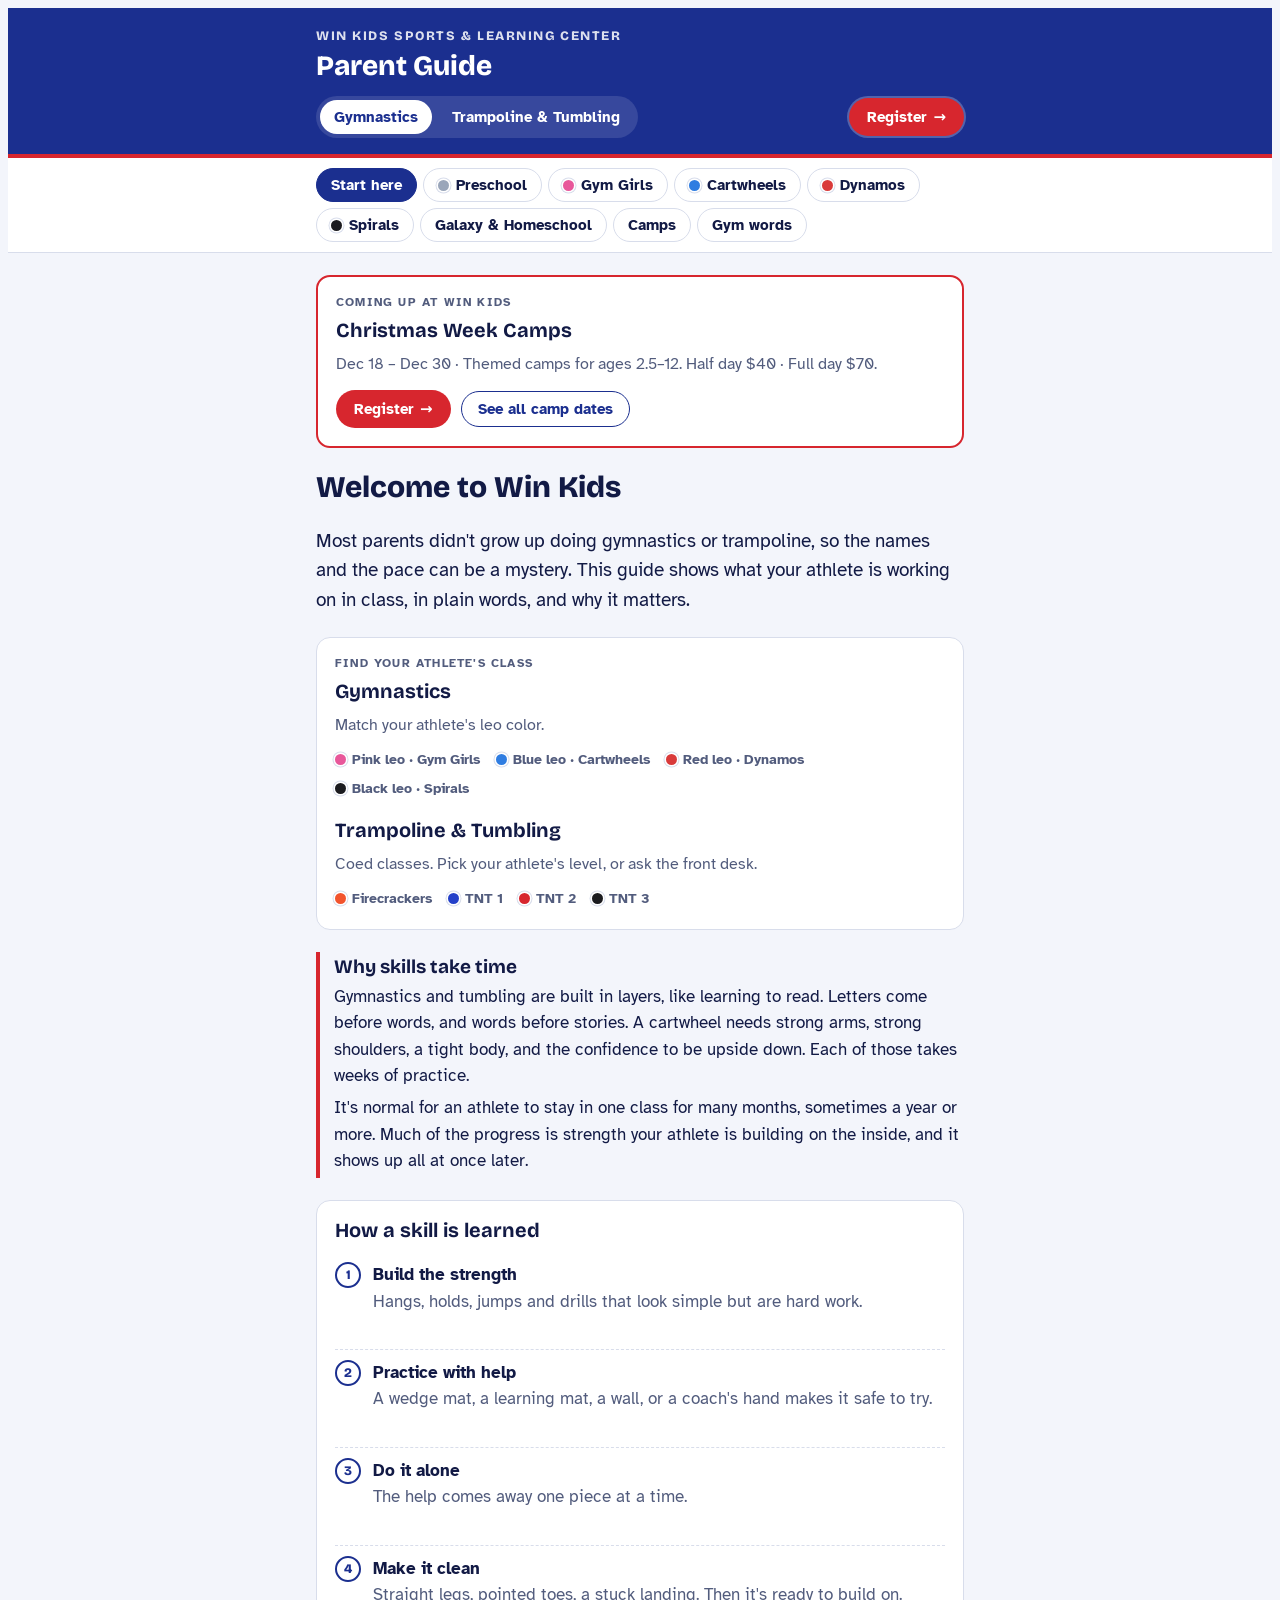
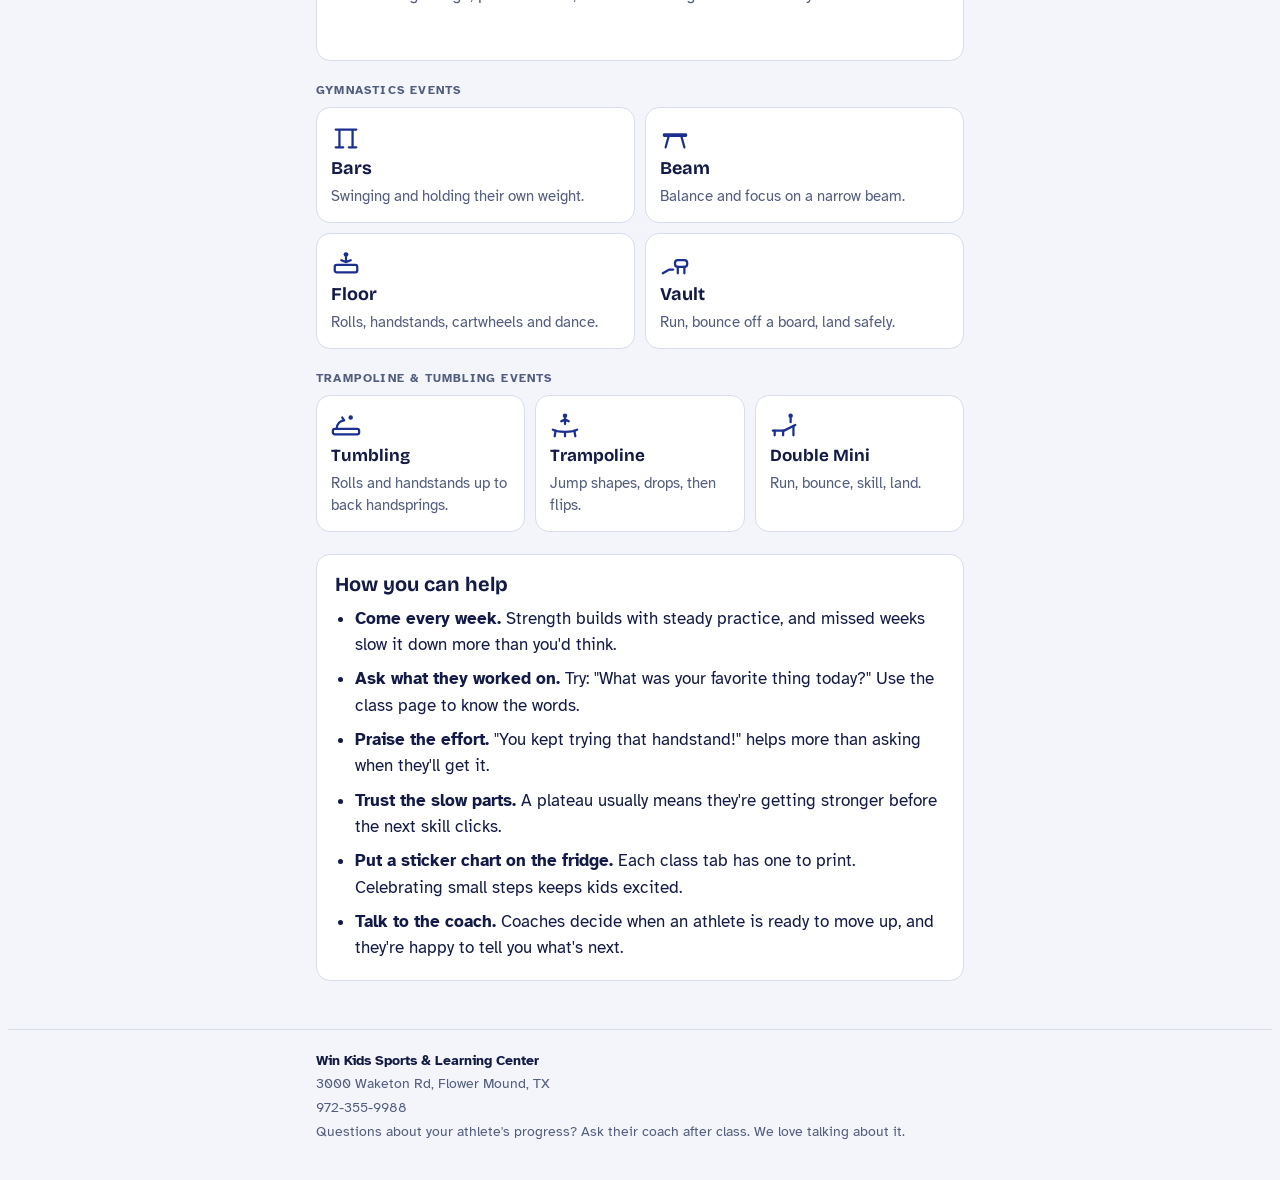
<file: index.html>
<!doctype html>
<html lang="en">
<head>
<meta charset="utf-8">
<meta name="viewport" content="width=device-width, initial-scale=1, viewport-fit=cover">
<meta name="theme-color" content="#1b2f8f">
<title>Win Kids Parent Guide</title>
<meta name="description" content="What your athlete is working on in gymnastics and trampoline & tumbling at Win Kids, in plain language.">
<link rel="icon" href="data:image/svg+xml,%3Csvg xmlns='http://www.w3.org/2000/svg' viewBox='0 0 32 32'%3E%3Ccircle cx='16' cy='16' r='15' fill='%231b2f8f'/%3E%3Cpath d='M16 7l2.6 5.6 6.1.7-4.5 4.2 1.2 6L16 20.5 10.6 23.5l1.2-6-4.5-4.2 6.1-.7z' fill='white'/%3E%3C/svg%3E">
<link rel="preconnect" href="https://fonts.googleapis.com">
<link rel="preconnect" href="https://fonts.gstatic.com" crossorigin>
<link rel="stylesheet" href="https://fonts.googleapis.com/css2?family=Bricolage+Grotesque:opsz,wght@12..96,600;12..96,800&family=Atkinson+Hyperlegible:ital,wght@0,400;0,700;1,400&display=swap">
<link rel="stylesheet" href="/styles.css">
</head>
<body>
<header class="top"><div class="wrap">
  <span class="brand">Win Kids Sports &amp; Learning Center</span>
  <h1>Parent Guide</h1>
  <div class="hdr-row">
    <div class="programs" id="programs" role="group" aria-label="Program">
      <button class="prog" data-prog="gym" aria-pressed="true">Gymnastics</button>
      <button class="prog" data-prog="tnt" aria-pressed="false">Trampoline &amp; Tumbling</button>
    </div>
    <a class="reg-btn" id="regBtn" href="#" target="_blank" rel="noopener" hidden>Register</a>
  </div>
</div></header>

<nav class="tabs" aria-label="Classes"><div class="wrap"><div class="rail-wrap"><button class="rail-btn prev" id="railPrev" aria-label="Scroll tabs left" hidden><svg viewBox="0 0 24 24" aria-hidden="true"><path d="M15 5l-7 7 7 7"/></svg></button><div class="rail" role="tablist" id="rail"></div><button class="rail-btn next" id="railNext" aria-label="Scroll tabs right" hidden><svg viewBox="0 0 24 24" aria-hidden="true"><path d="M9 5l7 7-7 7"/></svg></button></div></div></nav>

<main><div class="wrap" id="view"></div></main>

<footer><div class="wrap">
  <b>Win Kids Sports &amp; Learning Center</b>
  <span class="sel">3000 Waketon Rd, Flower Mound, TX</span>
  <span class="sel">972-355-9988</span>
  <span>Questions about your athlete's progress? Ask their coach after class. We love talking about it.</span>
</div></footer>
<script src="/content.js"></script>
<script src="/app.js"></script>
</body>
</html>
</file>
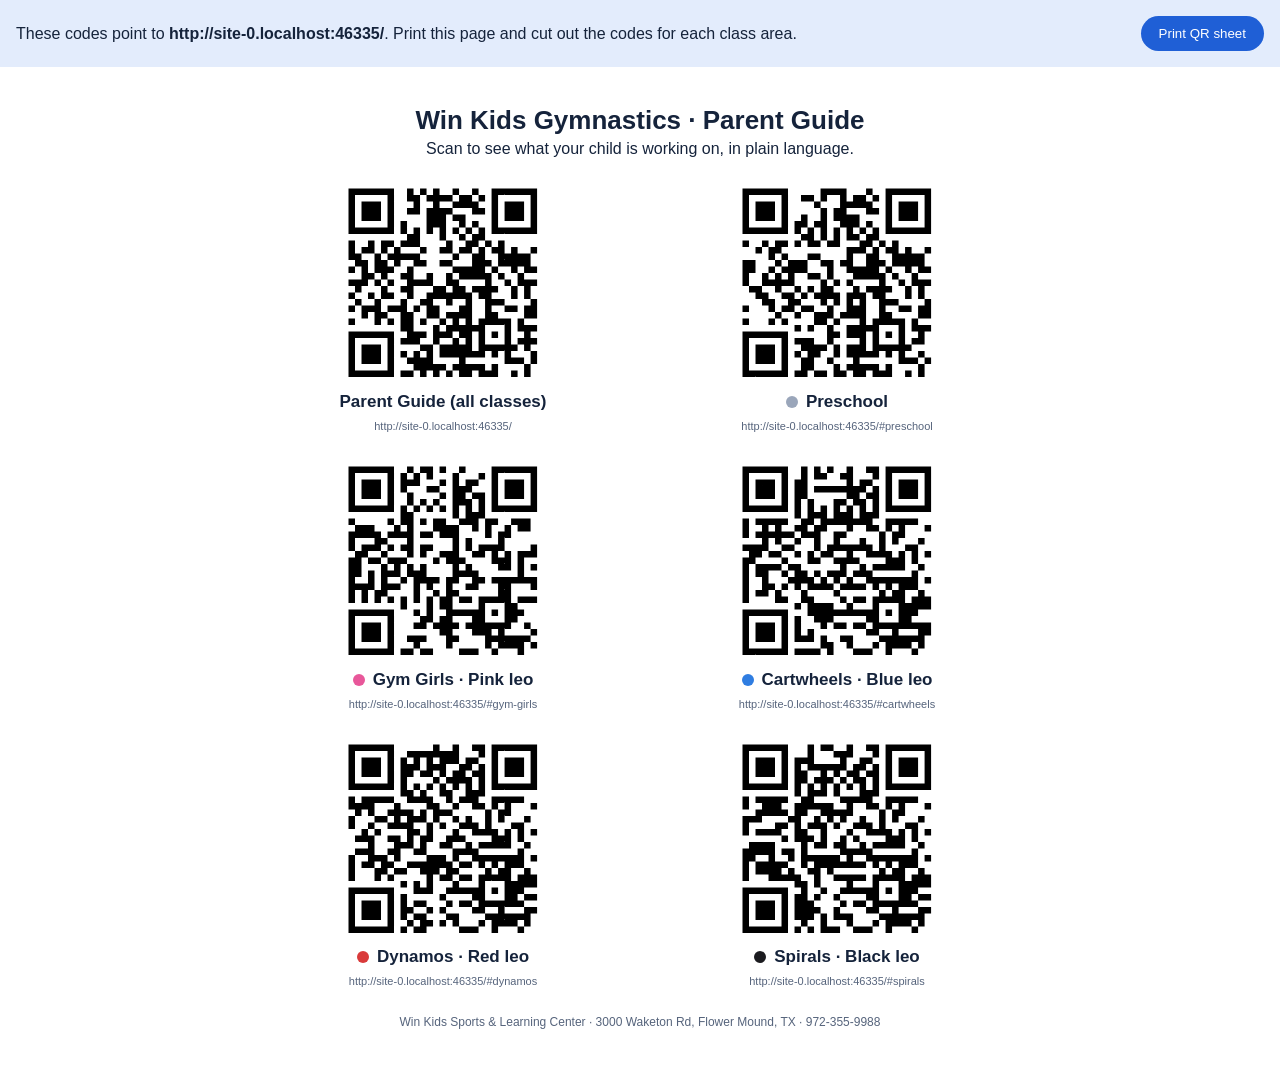
<file: qr.html>
<!doctype html>
<html lang="en">
<head>
<meta charset="utf-8">
<meta name="viewport" content="width=device-width, initial-scale=1">
<title>Win Kids Parent Guide QR Codes</title>
<meta name="robots" content="noindex">
<script src="/qrcode.js"></script>
<style>
  body { margin: 0; font-family: "Helvetica Neue", Arial, sans-serif; color: #15233b; background: #fff; }
  .bar { padding: 16px; background: #e3ecfc; display: flex; flex-wrap: wrap; gap: 12px; align-items: center; justify-content: space-between; }
  .bar button { font: 700 16px inherit; padding: 10px 18px; border: 0; border-radius: 999px; background: #1f5fd6; color: #fff; cursor: pointer; }
  .sheet { max-width: 8in; margin: 0 auto; padding: 0.4in 0.3in; }
  h1 { text-align: center; margin: 0 0 4px; font-size: 26px; }
  .sub { text-align: center; margin: 0 0 24px; }
  .grid { display: grid; grid-template-columns: repeat(2, 1fr); gap: 28px 20px; }
  .code { display: flex; flex-direction: column; align-items: center; gap: 8px; break-inside: avoid; }
  .code svg { width: 2.1in; height: 2.1in; }
  .label { font-weight: 700; font-size: 17px; display: flex; align-items: center; gap: 8px; }
  .dot { width: 12px; height: 12px; border-radius: 50%; }
  .url { font-size: 11px; color: #56647c; word-break: break-all; text-align: center; }
  footer { text-align: center; font-size: 12px; margin-top: 28px; color: #56647c; }
  @media print { .bar { display: none; } .sheet { padding: 0; } }
</style>
</head>
<body>
<div class="bar">
  <span>These codes point to <b id="origin"></b>. Print this page and cut out the codes for each class area.</span>
  <button onclick="window.print()">Print QR sheet</button>
</div>
<div class="sheet">
  <h1>Win Kids Gymnastics · Parent Guide</h1>
  <p class="sub">Scan to see what your child is working on, in plain language.</p>
  <div class="grid" id="grid"></div>
  <footer>Win Kids Sports &amp; Learning Center · 3000 Waketon Rd, Flower Mound, TX · 972-355-9988</footer>
</div>
<script>
  const base = location.origin + "/";
  document.getElementById("origin").textContent = base;
  const items = [
    ["Parent Guide (all classes)", "", null],
    ["Preschool", "#preschool", "#9aa6ba"],
    ["Gym Girls · Pink leo", "#gym-girls", "#e8579a"],
    ["Cartwheels · Blue leo", "#cartwheels", "#2f7de1"],
    ["Dynamos · Red leo", "#dynamos", "#d93a3a"],
    ["Spirals · Black leo", "#spirals", "#1b1b1f"]
  ];
  document.getElementById("grid").innerHTML = items.map(([label, hash, color]) => {
    const q = qrcode(0, "M"); q.addData(base + hash); q.make();
    return `<div class="code">${q.createSvgTag({ scalable: true, margin: 2 })}
      <div class="label">${color ? `<span class="dot" style="background:${color}"></span>` : ""}${label}</div>
      <div class="url">${base + hash}</div></div>`;
  }).join("");
</script>
</body>
</html>
</file>
<file: styles.css>
/* Layout: a phone-first guide. A program switch (Gymnastics / Trampoline & Tumbling) in the blue header,
   a sticky tab rail of that program's classes, then an event switcher so parents see one event (3 skills) at a time. */
/* Brand: Win Kids blue, white and red. Blue carries headers and selected states; red marks highlights
   (callouts, the print card, the header stripe). Class colors stay separate from the brand. */
:root {
  --bg: #f3f5fb;
  --surface: #ffffff;
  --ink: #121a45;
  --muted: #525c7d;
  --line: #d8ddeb;
  --mat: #1b2f8f;          /* Win Kids blue */
  --mat-soft: #e3e8f8;
  --on-mat: #ffffff;       /* text on a blue fill */
  --red: #d7262e;          /* Win Kids red */
  --red-soft: #fde9ea;
  --band: #1b2f8f;         /* header band */
  --band-ink: #ffffff;
  --chalk: #fff7d6;
  --chalk-ink: #5a4500;
  --leo-pink: #e8579a; --leo-blue: #2f7de1; --leo-red: #d93a3a; --leo-black: #1b1b1f;
  --tnt-fire: #f2542d; --tnt-1: #2440c9; --tnt-2: #d7262e; --tnt-3: #1b1b1f;
  --leo-none: #9aa6ba;
  --f-display: "Bricolage Grotesque", "Avenir Next", "Segoe UI", system-ui, sans-serif;
  --f-body: "Atkinson Hyperlegible", "Segoe UI", system-ui, -apple-system, sans-serif;
  color-scheme: light;
}
@media (prefers-color-scheme: dark) { :root:not([data-theme="light"]) {
  --bg: #0c1230; --surface: #161e44; --ink: #eef1fb; --muted: #a3acc9; --line: #2a3563;
  --mat: #8ea4ff; --mat-soft: #232f66; --on-mat: #0c1230; --red: #ff6168; --red-soft: #3a1c2a; --band: #13216b; --band-ink: #ffffff;
  --chalk: #3a3016; --chalk-ink: #f4dc8e; --leo-black: #0a0a0c; --tnt-3: #0a0a0c; --leo-none: #6b7891; color-scheme: dark; } }
:root[data-theme="dark"] {
  --bg: #0c1230; --surface: #161e44; --ink: #eef1fb; --muted: #a3acc9; --line: #2a3563;
  --mat: #8ea4ff; --mat-soft: #232f66; --on-mat: #0c1230; --red: #ff6168; --red-soft: #3a1c2a; --band: #13216b; --band-ink: #ffffff;
  --chalk: #3a3016; --chalk-ink: #f4dc8e; --leo-black: #0a0a0c; --tnt-3: #0a0a0c; --leo-none: #6b7891; color-scheme: dark; }

* { box-sizing: border-box; }
body { background: var(--bg); color: var(--ink); font-family: var(--f-body); font-size: 17px; line-height: 1.55; }
body::before { content: ""; position: fixed; inset: 0 0 auto; height: env(safe-area-inset-top, 0px); z-index: 10; background: var(--surface); }
.wrap { max-width: 680px; margin: 0 auto; padding-left: max(16px, env(safe-area-inset-left, 0px)); padding-right: max(16px, env(safe-area-inset-right, 0px)); }
h1, h2, h3 { font-family: var(--f-display); text-wrap: balance; line-height: 1.15; margin: 0; }
p { margin: 0; }

header.top { background: var(--band); color: var(--band-ink); border-bottom: 4px solid var(--red); }
header.top .wrap { padding-block: 18px 16px; display: flex; flex-direction: column; gap: 4px; }
.brand { font-family: var(--f-display); font-weight: 800; font-size: 13px; letter-spacing: .12em; text-transform: uppercase; color: var(--band-ink); opacity: .85; }
header.top h1 { font-size: 28px; font-weight: 800; color: var(--band-ink); }
.programs { display: flex; gap: 6px; padding: 4px; border-radius: 999px; background: rgba(255,255,255,.12); align-self: flex-start; max-width: 100%; }
.prog { font: 700 15px var(--f-body); color: var(--band-ink); background: transparent; border: 0; border-radius: 999px; padding: 8px 14px; cursor: pointer; white-space: nowrap; }
.prog[aria-pressed="true"] { background: #ffffff; color: #1b2f8f; }
.prog:focus-visible { outline: 3px solid #ffffff; outline-offset: 2px; }
@media (max-width: 380px) { .prog { font-size: 14px; padding: 8px 11px; } }

nav.tabs { position: sticky; top: env(safe-area-inset-top, 0px); z-index: 5; background: var(--surface); border-bottom: 1px solid var(--line); }
nav.tabs .rail { display: flex; flex-wrap: wrap; gap: 6px; padding-block: 10px; }
nav.tabs .rail::-webkit-scrollbar { display: none; }
.rail-wrap { position: relative; }
.rail-btn { position: absolute; top: 0; bottom: 0; width: 52px; border: 0; padding: 0; cursor: pointer; display: flex; align-items: center; color: var(--ink); z-index: 1; }
.rail-btn.prev { left: 0; justify-content: flex-start; background: linear-gradient(to right, var(--surface) 55%, transparent); }
.rail-btn.next { right: 0; justify-content: flex-end; background: linear-gradient(to left, var(--surface) 55%, transparent); }
.rail-btn svg { width: 30px; height: 30px; padding: 6px; border-radius: 50%; background: var(--surface); border: 1.5px solid var(--line); fill: none; stroke: currentColor; stroke-width: 2.6; stroke-linecap: round; stroke-linejoin: round; box-shadow: 0 1px 4px rgba(21,35,59,.12); }
.rail-btn:hover svg { border-color: var(--ink); }
.tab { flex: none; display: inline-flex; align-items: center; gap: 7px; font: 700 15px var(--f-body); color: var(--ink); background: transparent; border: 1.5px solid var(--line); border-radius: 999px; padding: 7px 14px; cursor: pointer; }
.tab[aria-selected="true"] { background: var(--mat); color: var(--on-mat); border-color: var(--mat); }
.tab:focus-visible, button:focus-visible, summary:focus-visible { outline: 3px solid var(--mat); outline-offset: 2px; }
.dot { width: 11px; height: 11px; border-radius: 50%; flex: none; box-shadow: 0 0 0 1.5px var(--surface), 0 0 0 2.5px var(--line); }

main .wrap { padding-block: 22px 48px; display: flex; flex-direction: column; gap: 22px; }
section.panel { display: flex; flex-direction: column; gap: 22px; }

.lede { font-size: 19px; }
.muted { color: var(--muted); }
.card { background: var(--surface); border: 1px solid var(--line); border-radius: 14px; padding: 18px; display: flex; flex-direction: column; gap: 10px; }
.card h3 { font-size: 20px; font-weight: 700; }
.eyebrow { font: 700 12px var(--f-body); letter-spacing: .1em; text-transform: uppercase; color: var(--muted); }

/* Class hero */
.hero { display: grid; grid-template-columns: auto 1fr; gap: 16px; align-items: center; }
.leo { width: 64px; height: 76px; flex: none; }
.lvl { width: 64px; height: 64px; border-radius: 18px; display: grid; place-items: center; color: #ffffff; flex: none; }
.lvl svg { width: 38px; height: 38px; }
.hero h2 { font-size: 32px; font-weight: 800; }
.facts { display: flex; flex-wrap: wrap; gap: 8px; margin-top: 6px; }
.fact { font-size: 14px; font-weight: 700; background: var(--mat-soft); color: var(--ink); border-radius: 999px; padding: 3px 11px; }

/* Path */
.path { display: flex; align-items: center; gap: 4px; overflow-x: auto; padding-bottom: 2px; }
.step { flex: none; display: flex; align-items: center; gap: 6px; font-size: 14px; font-weight: 700; padding: 6px 10px; border-radius: 10px; color: var(--muted); background: none; border: 0; cursor: pointer; font-family: var(--f-body); }
.step.here { background: var(--surface); color: var(--ink); border: 1.5px solid var(--ink); }
.arrow { color: var(--muted); flex: none; }

/* Event switcher */
.events { display: grid; grid-template-columns: repeat(4, 1fr); gap: 6px; background: var(--surface); border: 1px solid var(--line); border-radius: 14px; padding: 5px; }
.ev { font: 700 15px var(--f-body); text-align: center; line-height: 1.2; border: 0; background: transparent; color: var(--muted); padding: 10px 4px; border-radius: 10px; cursor: pointer; display: flex; flex-direction: column; align-items: center; gap: 3px; }
.ev svg { width: 26px; height: 26px; }
.ev[aria-pressed="true"] { background: var(--mat); color: var(--on-mat); }
.ev-intro { font-size: 15px; color: var(--muted); }

ol.skills { list-style: none; margin: 0; padding: 0; display: flex; flex-direction: column; gap: 10px; counter-reset: s; }
ol.skills li { background: var(--surface); border: 1px solid var(--line); border-radius: 14px; padding: 14px 16px; display: grid; grid-template-columns: 34px 1fr; gap: 4px 12px; }
.num { grid-row: span 3; width: 34px; height: 34px; border-radius: 50%; border: 2px solid var(--mat); color: var(--mat); font: 800 16px var(--f-display); display: grid; place-items: center; }
.sk-name { font-weight: 700; font-size: 18px; line-height: 1.3; }
.sk-plain { color: var(--ink); }
details.why { margin-top: 4px; }
details.why summary { cursor: pointer; font-size: 14px; font-weight: 700; color: var(--mat); list-style: none; }
details.why summary::-webkit-details-marker { display: none; }
details.why summary::before { content: "+ "; }
details.why[open] summary::before { content: "– "; }
details.why p { margin-top: 6px; background: var(--chalk); color: var(--chalk-ink); border-radius: 10px; padding: 10px 12px; font-size: 15.5px; }

.print-card { display: grid; grid-template-columns: 46px minmax(0, 1fr) auto; gap: 14px; align-items: center; text-decoration: none; color: var(--ink); background: var(--surface); border: 2px solid var(--red); border-radius: 14px; padding: 14px 16px; }
.print-card:hover { background: var(--red-soft); }
.print-card:focus-visible { outline: 3px solid var(--mat); outline-offset: 2px; }
.print-card .ic { width: 46px; height: 46px; border-radius: 50%; background: var(--red-soft); color: var(--red); display: grid; place-items: center; }
.print-card .ic svg { width: 26px; height: 26px; }
.print-card b { display: block; font-size: 17px; }
.print-card .sub { font-size: 14.5px; color: var(--muted); line-height: 1.4; }
.print-card .go { font-weight: 700; color: var(--red); font-size: 15px; white-space: nowrap; }
@media (max-width: 480px) { .print-card { grid-template-columns: 46px minmax(0, 1fr); } .print-card .go { display: none; } }
.callout { border-left: 4px solid var(--red); padding: 4px 0 4px 14px; display: flex; flex-direction: column; gap: 6px; }
.callout h3 { font-size: 19px; }

/* Start tab */
.ladder { display: flex; flex-direction: column; gap: 0; }
.rung { display: grid; grid-template-columns: 26px 1fr; gap: 12px; align-items: start; padding: 10px 0; border-bottom: 1px dashed var(--line); }
.rung:last-child { border-bottom: 0; }
.rung b { display: block; }
.grid2 { display: grid; grid-template-columns: repeat(2, 1fr); gap: 10px; }
.grid2 .card { gap: 6px; padding: 14px; }
.grid2 .card svg, .grid3 .card svg { width: 30px; height: 30px; color: var(--mat); }
.grid3 { display: grid; grid-template-columns: repeat(3, minmax(0, 1fr)); gap: 10px; }
.grid3 .card { gap: 6px; padding: 14px; }
.grid3 h3 { font-size: 17px; }
.grid3 p { font-size: 14.5px; color: var(--muted); }
.grid2 h3 { font-size: 18px; }
.grid2 p { font-size: 15px; color: var(--muted); }
ul.tips { margin: 0; padding-left: 20px; display: flex; flex-direction: column; gap: 8px; }

.pre-list { display: flex; flex-direction: column; gap: 10px; }
.pre-list .card { display: grid; grid-template-columns: 1fr auto; gap: 4px 12px; }
.pre-list .age { font: 800 15px var(--f-display); color: var(--mat); white-space: nowrap; }
.pre-list p { grid-column: 1 / -1; font-size: 15.5px; color: var(--muted); }
.tag { font-size: 12px; font-weight: 700; text-transform: uppercase; letter-spacing: .06em; color: var(--muted); }

dl.gloss { margin: 0; display: flex; flex-direction: column; }
dl.gloss div { padding: 12px 0; border-bottom: 1px solid var(--line); }
dl.gloss dt { font-weight: 700; font-size: 18px; }
dl.gloss dd { margin: 2px 0 0; color: var(--muted); }
.search { width: 100%; font: 17px var(--f-body); padding: 12px 14px; border-radius: 12px; border: 1.5px solid var(--line); background: var(--surface); color: var(--ink); }

footer { border-top: 1px solid var(--line); }
footer .wrap { padding-block: 20px 30px; font-size: 14px; color: var(--muted); display: flex; flex-direction: column; gap: 2px; }
footer b { color: var(--ink); }
.sel { user-select: all; }

@media (max-width: 420px) {
  .hero h2 { font-size: 27px; }
  .ev { font-size: 13.5px; }
  .grid2 { grid-template-columns: 1fr 1fr; }
  .grid3 { grid-template-columns: 1fr; }
}
@media (prefers-reduced-motion: no-preference) {
  section.panel { animation: rise .25s ease-out; }
  @keyframes rise { from { transform: translateY(6px); } to { transform: none; } }
}

/* Tabs wrap instead of scrolling, so no tab is ever cut off. On phones the rows are tighter
   and the bar scrolls away with the page rather than staying pinned. */
.rail-btn { display: none !important; }
@media (max-width: 600px) {
  nav.tabs { position: static; }
  nav.tabs .rail { gap: 6px 5px; padding-block: 10px 12px; }
  .tab { font-size: 14px; padding: 6px 11px; gap: 6px; }
}

/* Header row: program switch + Register button */
.hdr-row { display: flex; flex-wrap: wrap; align-items: center; justify-content: space-between; gap: 10px; margin-top: 10px; }
.reg-btn { display: inline-flex; align-items: center; gap: 6px; font: 700 15px var(--f-body); color: #ffffff; background: #d7262e; border-radius: 999px; padding: 10px 18px; text-decoration: none; white-space: nowrap; box-shadow: 0 0 0 2px rgba(255,255,255,.25); }
.reg-btn:hover { filter: brightness(1.08); }
.reg-btn:focus-visible { outline: 3px solid #ffffff; outline-offset: 2px; }
.reg-btn::after { content: "→"; }
/* Camps */
.camps { border: 2px solid var(--red); }
.camp-actions { display: flex; flex-wrap: wrap; gap: 10px; align-items: center; margin-top: 4px; }
.camps .reg-btn, main .reg-btn { box-shadow: none; align-self: flex-start; }
.ghost-btn { font: 700 15px var(--f-body); color: var(--mat); background: transparent; border: 1.5px solid var(--mat); border-radius: 999px; padding: 8px 16px; cursor: pointer; }
.ghost-btn:hover { background: var(--mat-soft); }
.prices { display: grid; grid-template-columns: repeat(2, minmax(0, 1fr)); gap: 10px; }
.prices > div { background: var(--surface); border: 1px solid var(--line); border-radius: 14px; padding: 14px 16px; display: flex; flex-direction: column; gap: 2px; }
.prices b { font: 800 30px var(--f-display); color: var(--mat); }
.prices span:last-child { font-size: 14.5px; color: var(--muted); }
.camp-week { display: flex; flex-direction: column; gap: 10px; }
.camp-week h3 { font-size: 21px; }
ul.days { list-style: none; margin: 0; padding: 0; display: flex; flex-direction: column; gap: 8px; }
.day { background: var(--surface); border: 1px solid var(--line); border-radius: 14px; padding: 12px 14px; display: grid; grid-template-columns: 112px minmax(0, 1fr); gap: 12px; align-items: start; }
.day .date { font: 800 15px var(--f-display); color: var(--mat); padding-top: 2px; white-space: nowrap; }
.day .themes { display: grid; grid-template-columns: repeat(2, minmax(0, 1fr)); gap: 8px 14px; }
.day .age { display: block; font-size: 12.5px; font-weight: 700; letter-spacing: .04em; text-transform: uppercase; color: var(--muted); }
.day b { font-size: 16px; line-height: 1.3; }
.day .meta { display: block; font-size: 14.5px; color: var(--muted); }
.day.special { border-color: var(--red); background: var(--red-soft); }
@media (max-width: 480px) {
  .day { grid-template-columns: 1fr; gap: 6px; }
  .day .themes { grid-template-columns: 1fr; }
}
@media (max-width: 600px) {
  header.top .wrap { position: relative; }
  .hdr-row .reg-btn { position: absolute; top: 44px; right: max(16px, env(safe-area-inset-right, 0px)); padding: 8px 14px; font-size: 14px; }
}
</file>
